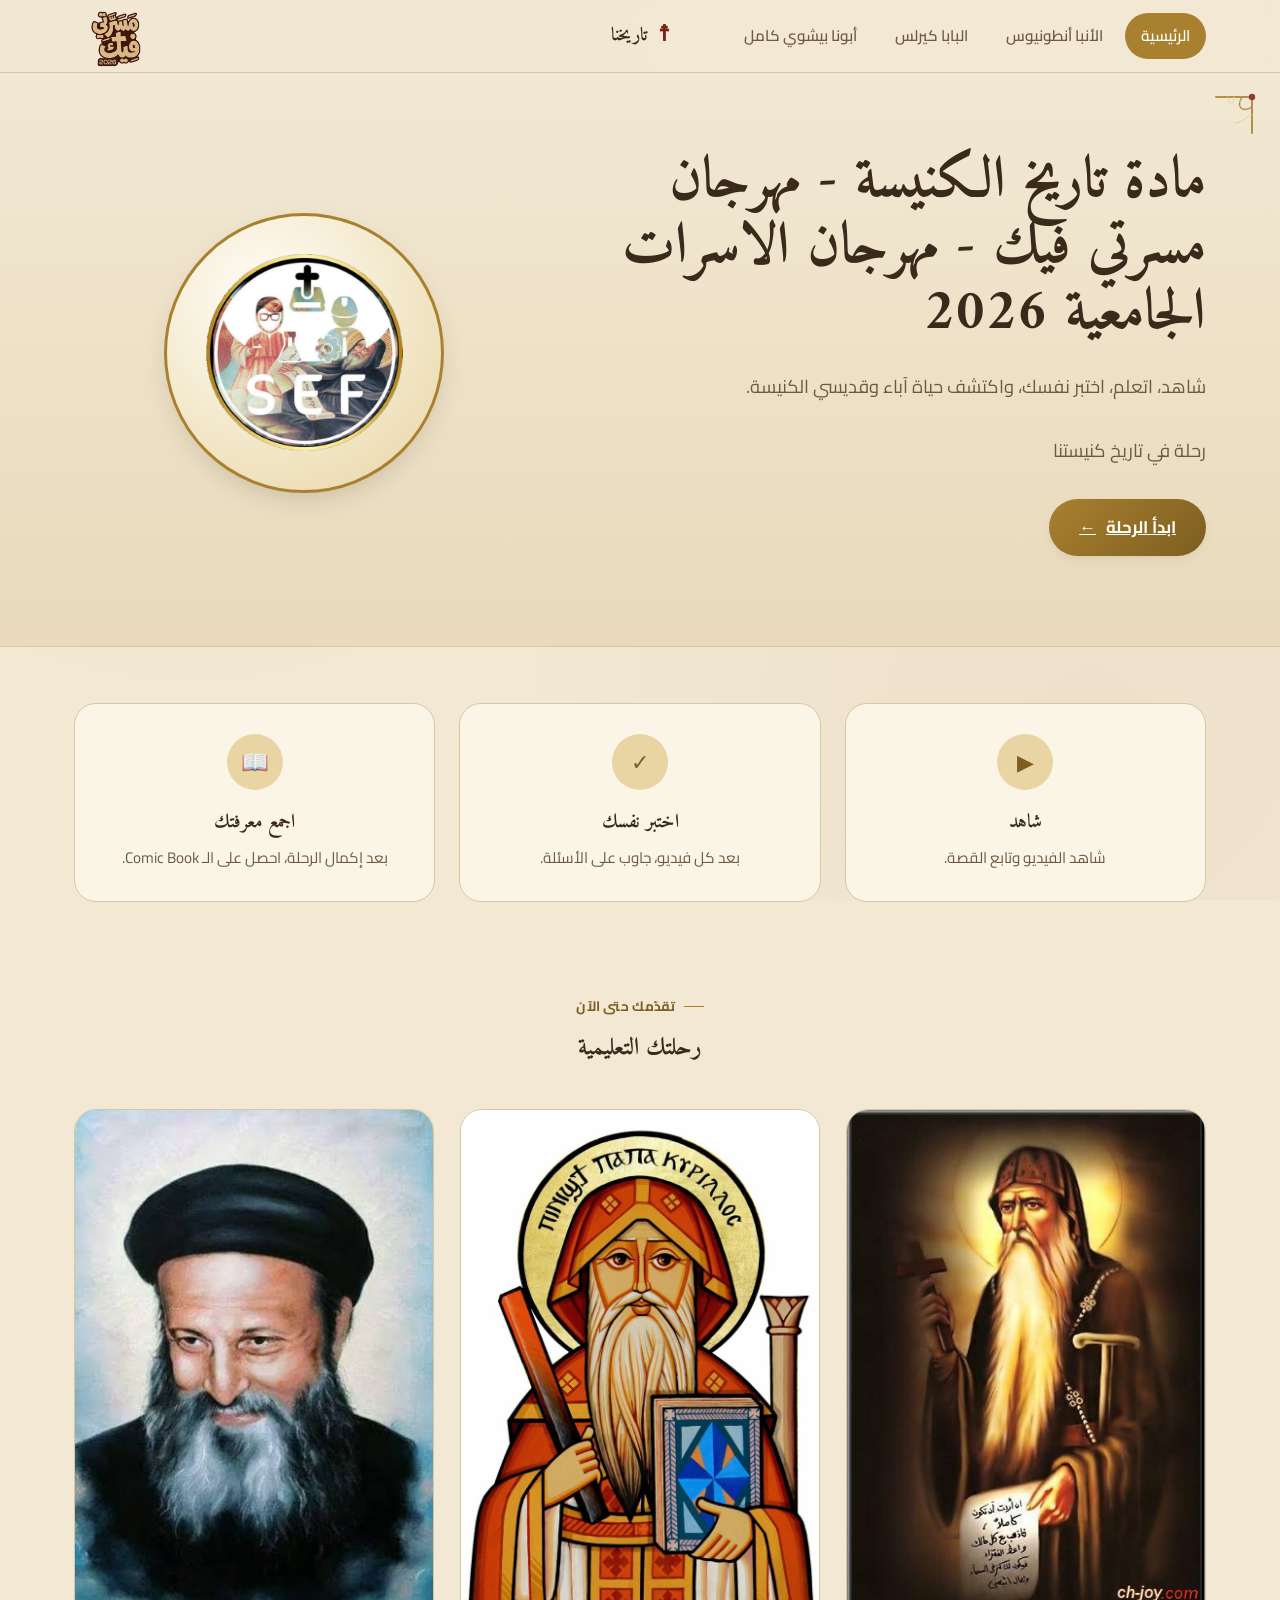
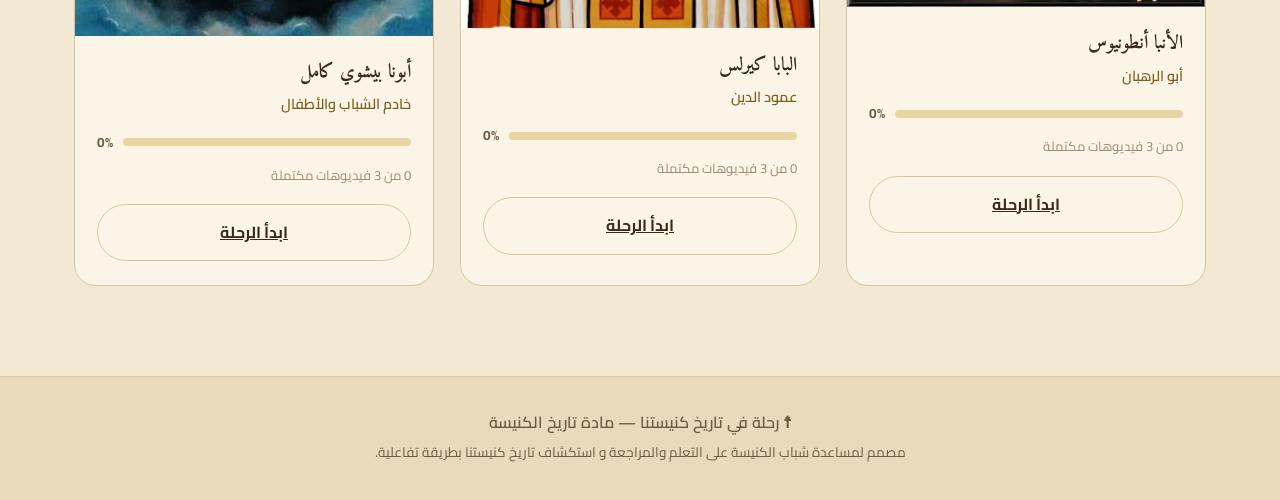
<file: index.html>
<!DOCTYPE html>
<html lang="ar" dir="rtl">
<head>
  <meta charset="UTF-8" />
  <meta name="viewport" content="width=device-width, initial-scale=1.0" />
  <title>رحلة في تاريخ كنيستنا</title>
  <meta name="description" content="موقع تعليمي تفاعلي عن تاريخ الكنيسة وحياة آباء وقديسي الكنيسة القبطية الأرثوذكسية" />

  <link rel="preconnect" href="https://fonts.googleapis.com" />
  <link rel="preconnect" href="https://fonts.gstatic.com" crossorigin />
  <link
    href="https://fonts.googleapis.com/css2?family=Amiri:ital,wght@0,400;0,700;1,400&family=Cairo:wght@400;500;600;700;800&display=swap"
    rel="stylesheet"
  />
  <link rel="stylesheet" href="css/styles.css" />
</head>
<body>

  <!-- ============ NAVBAR ============ -->
  <header class="navbar">
    <div class="navbar__inner container">
      <a href="index.html" class="navbar__brand">
        <span class="navbar__brand-mark" aria-hidden="true">☨</span>
        <span>تاريخنا</span>
      </a>

      <nav class="navbar__links navbar__links--desktop" aria-label="التنقل الرئيسي">
        <a href="index.html" class="navbar__link is-active">الرئيسية</a>
        <a href="saint.html?id=antonios" class="navbar__link">الأنبا أنطونيوس</a>
        <a href="saint.html?id=kyrillos" class="navbar__link">البابا كيرلس</a>
        <a href="saint.html?id=bishoyKamel" class="navbar__link">أبونا بيشوي كامل</a>
      </nav>

      <button class="navbar__toggle" aria-expanded="false" aria-controls="mobile-menu" aria-label="فتح القائمة">
        <span class="navbar__burger"></span>
      </button>
    </div>

    <nav id="mobile-menu" class="navbar__links navbar__links--mobile" aria-label="قائمة الجوال">
      <a href="index.html" class="navbar__link is-active">الرئيسية</a>
      <a href="saint.html?id=antonios" class="navbar__link">الأنبا أنطونيوس</a>
      <a href="saint.html?id=kyrillos" class="navbar__link">البابا كيرلس</a>
      <a href="saint.html?id=bishoyKamel" class="navbar__link">أبونا بيشوي كامل</a>
    </nav>
    
    <!-- Page logos: left and right -->
    <!-- <img src="assets/images/1000824567-removebg-preview.png" alt="شعار يمين" class="page-logo page-logo--right" /> -->
    <img src="assets/images/1000824567-removebg-preview.png" alt="شعار يسار" class="page-logo page-logo--left" />
  </header>

  <!-- ============ HERO ============ -->
  <section class="hero">
    <svg class="hero__ornament" width="86" height="86" viewBox="0 0 86 86" fill="none" aria-hidden="true">
      <path d="M4 4 C 30 4, 40 4, 40 4 M4 4 C 4 30, 4 40, 4 40" stroke="var(--color-gold)" stroke-width="2" stroke-linecap="round" />
      <circle cx="4" cy="4" r="3.2" fill="var(--color-red)" />
      <path d="M14 4 C 20 14, 14 20, 4 14" stroke="var(--color-gold)" stroke-width="1.4" fill="none" />
      <path d="M4 22 C 12 24, 12 30, 22 30" stroke="var(--color-gold-pale)" stroke-width="1.2" fill="none" />
      <path d="M28 4 C 28 12, 22 12, 22 4" stroke="var(--color-gold-pale)" stroke-width="1.2" fill="none" />
    </svg>

    <div class="container hero__inner">
      <div class="hero__content animate-slide-up">
        <!-- <p class="eyebrow">تاريخ الكنيسة القبطية الأرثوذكسية</p> -->
        <h1 class="hero__title">مادة تاريخ الكنيسة - مهرجان مسرتي فيك - مهرجان الاسرات الجامعية 2026</h1>
        <p class="hero__subtitle">شاهد، اتعلم، اختبر نفسك، واكتشف حياة آباء وقديسي الكنيسة.</p>
        <p class="hero__subtitle">رحلة في تاريخ كنيستنا</p>
        <a href="#journey" class="btn btn-primary hero__cta">
          ابدأ الرحلة
          <span aria-hidden="true">←</span>
        </a>
      </div>

      <div class="hero__illustration animate-fade-in" aria-hidden="true">
        <div class="hero__illustration-frame">
          <img class="hero__illustration-image" src="assets/images/MarEffram.png" alt="" />
        </div>
      </div>
    </div>
  </section>

  <!-- ============ HOW IT WORKS ============ -->
  <section class="how" aria-label="طريقة استخدام الموقع">
    <div class="container how__grid">
      <div class="how__step animate-slide-up" style="animation-delay: 0s">
        <span class="how__icon" aria-hidden="true">▶</span>
        <h3 class="how__title">شاهد</h3>
        <p class="how__text">شاهد الفيديو وتابع القصة.</p>
      </div>
      <div class="how__step animate-slide-up" style="animation-delay: 0.08s">
        <span class="how__icon" aria-hidden="true">✓</span>
        <h3 class="how__title">اختبر نفسك</h3>
        <p class="how__text">بعد كل فيديو، جاوب على الأسئلة.</p>
      </div>
      <div class="how__step animate-slide-up" style="animation-delay: 0.16s">
        <span class="how__icon" aria-hidden="true">📖</span>
        <h3 class="how__title">اجمع معرفتك</h3>
        <p class="how__text">بعد إكمال الرحلة، احصل على الـ Comic Book.</p>
      </div>
    </div>
  </section>

  <!-- ============ JOURNEY DASHBOARD ============ -->
  <section id="journey" class="dashboard">
    <div class="container">
      <div class="dashboard__header">
        <p class="eyebrow">تقدّمك حتى الآن</p>
        <h2>رحلتك التعليمية</h2>
      </div>

      <!-- Cards are injected here by js/home.js, reading js/data.js + saved progress -->
      <div class="dashboard__grid" id="dashboard-grid"></div>
    </div>
  </section>

  <!-- ============ FOOTER ============ -->
  <footer class="site-footer">
    <div class="container site-footer__inner">
      <p>☨ رحلة في تاريخ كنيستنا — مادة تاريخ الكنيسة</p>
      <p class="site-footer__muted">مصمم لمساعدة شباب الكنيسة على التعلم والمراجعة و استكشاف تاريخ كنيستنا بطريقة تفاعلية.</p>
    </div>
  </footer>

  <script src="js/data.js"></script>
  <script src="js/progress.js"></script>
  <script src="js/navbar.js"></script>
  <script src="js/home.js"></script>
</body>
</html>
</file>
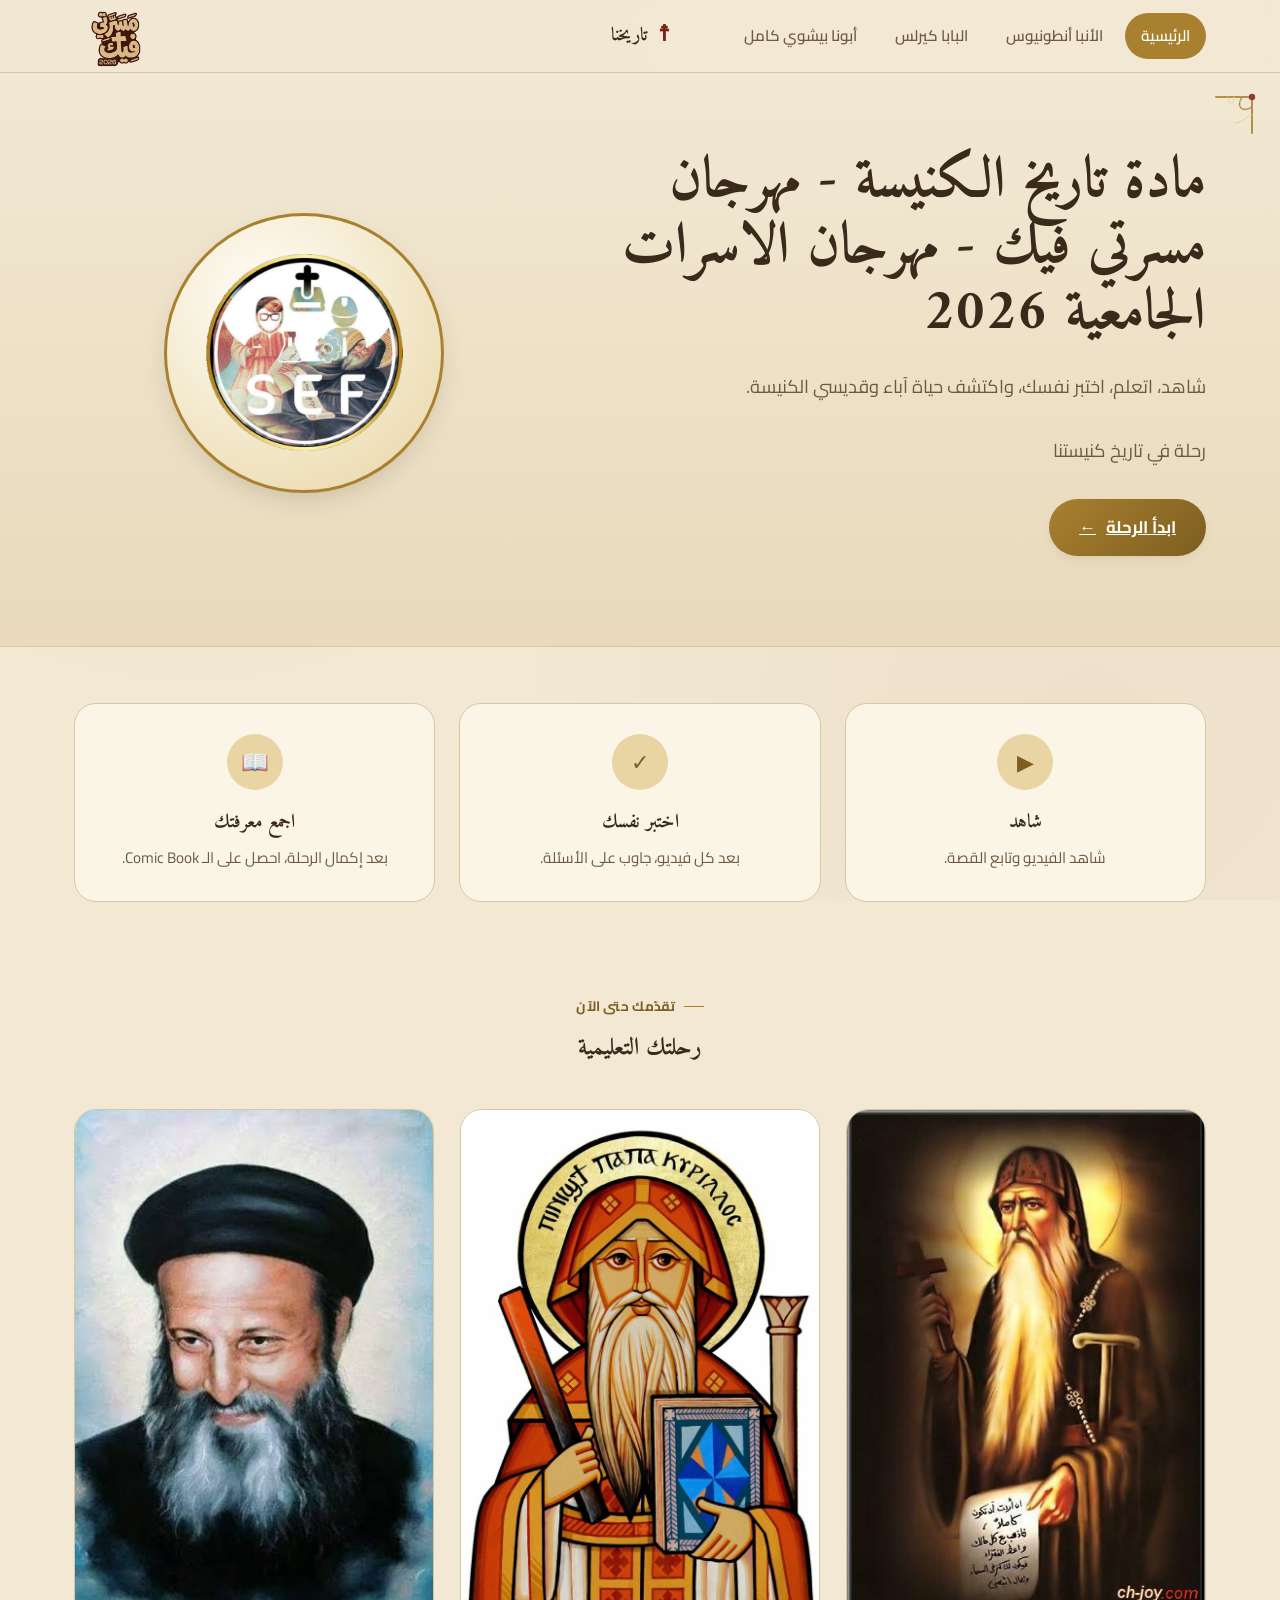
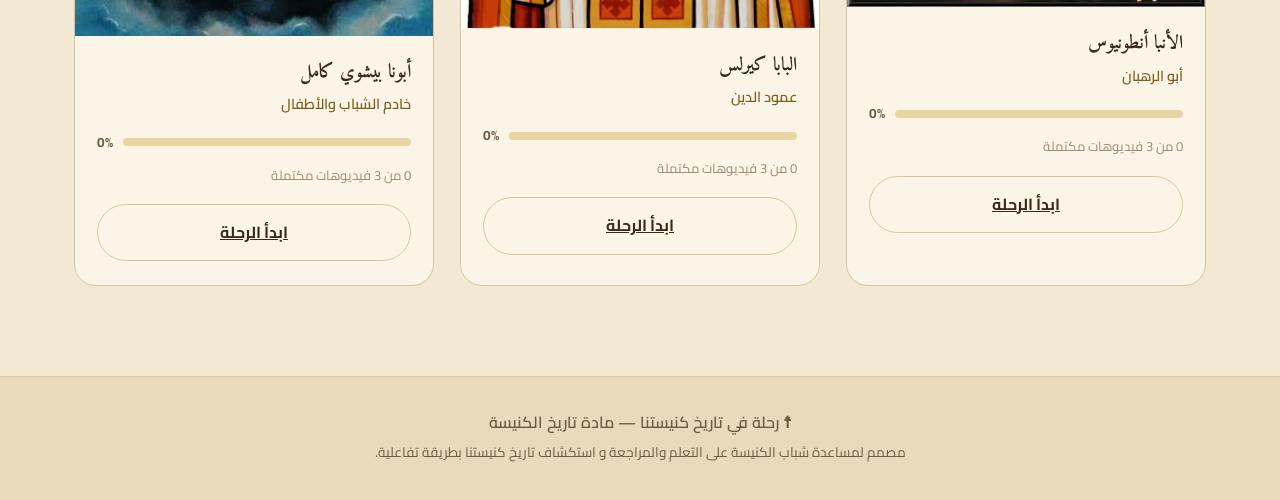
<file: saint.html>
<!DOCTYPE html>
<html lang="ar" dir="rtl">
<head>
  <meta charset="UTF-8" />
  <meta name="viewport" content="width=device-width, initial-scale=1.0" />
  <title>رحلة في تاريخ كنيستنا</title>

  <link rel="preconnect" href="https://fonts.googleapis.com" />
  <link rel="preconnect" href="https://fonts.gstatic.com" crossorigin />
  <link
    href="https://fonts.googleapis.com/css2?family=Amiri:ital,wght@0,400;0,700;1,400&family=Cairo:wght@400;500;600;700;800&display=swap"
    rel="stylesheet"
  />
  <link rel="stylesheet" href="css/styles.css" />
</head>
<body>

  <!-- ============ NAVBAR ============ -->
  <header class="navbar">
    <div class="navbar__inner container">
      <a href="index.html" class="navbar__brand">
        <span class="navbar__brand-mark" aria-hidden="true">☨</span>
        <span>تاريخنا</span>
      </a>

      <nav class="navbar__links navbar__links--desktop" aria-label="التنقل الرئيسي" id="nav-desktop">
        <a href="index.html" class="navbar__link">الرئيسية</a>
        <a href="saint.html?id=antonios" class="navbar__link" data-saint-id="antonios">الأنبا أنطونيوس</a>
        <a href="saint.html?id=kyrillos" class="navbar__link" data-saint-id="kyrillos">البابا كيرلس</a>
        <a href="saint.html?id=bishoyKamel" class="navbar__link" data-saint-id="bishoyKamel">أبونا بيشوي كامل</a>
      </nav>

      <button class="navbar__toggle" aria-expanded="false" aria-controls="mobile-menu" aria-label="فتح القائمة">
        <span class="navbar__burger"></span>
      </button>
    </div>

    <nav id="mobile-menu" class="navbar__links navbar__links--mobile" aria-label="قائمة الجوال">
      <a href="index.html" class="navbar__link">الرئيسية</a>
      <a href="saint.html?id=antonios" class="navbar__link" data-saint-id="antonios">الأنبا أنطونيوس</a>
      <a href="saint.html?id=kyrillos" class="navbar__link" data-saint-id="kyrillos">البابا كيرلس</a>
      <a href="saint.html?id=bishoyKamel" class="navbar__link" data-saint-id="bishoyKamel">أبونا بيشوي كامل</a>
    </nav>
  </header>

  <!-- ============ SAINT HEADER (built by saint.js) ============ -->
  <div id="saint-header-root"></div>

  <!-- ============ MAIN CONTENT (built by saint.js) ============ -->
  <main class="container saint-main" id="saint-main-content"></main>

  <!-- ============ FOOTER ============ -->
  <footer class="site-footer">
    <div class="container site-footer__inner">
      <p>☨ رحلة في تاريخ كنيستنا — مادة تاريخ الكنيسة</p>
      <p class="site-footer__muted">مصمم لمساعدة الطلاب على التعلم والمراجعة بطريقة تفاعلية.</p>
    </div>
  </footer>

  <script src="js/data.js"></script>
  <script src="js/progress.js"></script>
  <script src="js/navbar.js"></script>
  <script src="js/saint.js"></script>
</body>
</html>
</file>
<file: css/styles.css>
/* =========================================================
   DESIGN TOKENS
   Visual identity: "illuminated manuscript meets modern classroom"
   Palette drawn from aged parchment, walnut ink, antique gold leaf,
   and a single deep Coptic red used only as a spark, not a base.
   ========================================================= */
:root {
  --color-parchment: #f2e8d3;
  --color-parchment-deep: #e8dabb;
  --color-card: #fbf5e7;
  --color-card-raised: #fffdf7;
  --color-ink: #3a2a1c;
  --color-ink-soft: #6e5a44;
  --color-ink-faint: #9c8a72;
  --color-gold: #a9802f;
  --color-gold-deep: #7d5e21;
  --color-gold-pale: #e8d5a3;
  --color-red: #7a2318;
  --color-red-soft: #f3ddd6;
  --color-success: #3f6b4a;
  --color-success-soft: #dbe8dc;
  --color-line: #d8c6a0;

  --font-display: "Amiri", "Traditional Arabic", serif;
  --font-body: "Cairo", "Segoe UI", Tahoma, sans-serif;

  --radius-sm: 8px;
  --radius-md: 14px;
  --radius-lg: 22px;
  --shadow-card: 0 10px 30px -12px rgba(58, 42, 28, 0.28);
  --shadow-soft: 0 4px 14px -6px rgba(58, 42, 28, 0.18);
  --max-width: 1180px;
}

* { box-sizing: border-box; }
html { scroll-behavior: smooth; }

body {
  margin: 0;
  direction: rtl;
  background: var(--color-parchment);
  color: var(--color-ink);
  font-family: var(--font-body);
  line-height: 1.7;
  -webkit-font-smoothing: antialiased;
  background-image:
    radial-gradient(circle at 15% 20%, rgba(169, 128, 47, 0.05), transparent 40%),
    radial-gradient(circle at 85% 80%, rgba(122, 35, 24, 0.04), transparent 45%);
  background-attachment: fixed;
}

h1, h2, h3, h4 {
  font-family: var(--font-display);
  font-weight: 700;
  color: var(--color-ink);
  margin: 0 0 0.5em;
}

p { margin: 0 0 1em; color: var(--color-ink-soft); }
a { color: var(--color-gold-deep); }
img, video { max-width: 100%; display: block; }
button { font-family: var(--font-body); cursor: pointer; }

.container {
  max-width: var(--max-width);
  margin: 0 auto;
  padding: 0 24px;
}

:focus-visible {
  outline: 3px solid var(--color-gold);
  outline-offset: 3px;
  border-radius: 4px;
}

.sr-only {
  position: absolute;
  width: 1px; height: 1px;
  padding: 0; margin: -1px;
  overflow: hidden;
  clip: rect(0, 0, 0, 0);
  white-space: nowrap;
  border: 0;
}

/* Buttons ------------------------------------------------- */
.btn {
  display: inline-flex;
  align-items: center;
  justify-content: center;
  gap: 10px;
  font-size: 1rem;
  font-weight: 700;
  font-family: var(--font-body);
  padding: 14px 30px;
  border-radius: 999px;
  border: none;
  transition: transform 0.18s ease, box-shadow 0.18s ease, background 0.18s ease;
}
.btn:active { transform: translateY(1px) scale(0.99); }
.btn-primary {
  background: linear-gradient(135deg, var(--color-gold) 0%, var(--color-gold-deep) 100%);
  color: var(--color-card-raised);
  box-shadow: var(--shadow-soft);
}
.btn-primary:hover {
  box-shadow: 0 10px 22px -8px rgba(125, 94, 33, 0.55);
  transform: translateY(-2px);
}
.btn-secondary {
  background: transparent;
  color: var(--color-ink);
  border: 1.5px solid var(--color-line);
}
.btn-secondary:hover { border-color: var(--color-gold); color: var(--color-gold-deep); }
.btn:disabled { opacity: 0.5; cursor: not-allowed; transform: none; box-shadow: none; }

.eyebrow {
  display: inline-flex;
  align-items: center;
  gap: 8px;
  font-size: 0.85rem;
  font-weight: 700;
  color: var(--color-gold-deep);
  letter-spacing: 0.02em;
  margin-bottom: 10px;
}
.eyebrow::before {
  content: "";
  width: 20px; height: 1.5px;
  background: var(--color-gold);
  display: inline-block;
}

/* Animations ------------------------------------------------ */
@keyframes fadeIn { from { opacity: 0; } to { opacity: 1; } }
@keyframes slideUp { from { opacity: 0; transform: translateY(18px); } to { opacity: 1; transform: translateY(0); } }
.animate-fade-in { animation: fadeIn 0.5s ease both; }
.animate-slide-up { animation: slideUp 0.55s cubic-bezier(0.22, 1, 0.36, 1) both; }

@media (prefers-reduced-motion: reduce) {
  *, *::before, *::after {
    animation-duration: 0.01ms !important;
    animation-iteration-count: 1 !important;
    transition-duration: 0.01ms !important;
    scroll-behavior: auto !important;
  }
}

/* =========================================================
   NAVBAR
   ========================================================= */
.navbar {
  position: sticky;
  top: 0;
  z-index: 50;
  background: rgba(242, 232, 211, 0.92);
  backdrop-filter: blur(10px);
  border-bottom: 1px solid var(--color-line);
}
.navbar__inner {
  position: relative;
  display: flex;
  align-items: center;
  justify-content: space-between;
  height: 72px;
}
.navbar__brand {
  position: absolute;
  left: 50%;
  transform: translateX(-50%);
  display: flex;
  align-items: center;
  gap: 10px;
  font-family: var(--font-display);
  font-weight: 700;
  font-size: 1.15rem;
  color: var(--color-ink);
  text-decoration: none;
  white-space: nowrap;
  text-align: center;
}
.navbar__brand-mark { color: var(--color-red); font-size: 1.4rem; }
.navbar__links--desktop { display: flex; gap: 6px; }
.navbar__link {
  padding: 10px 16px;
  border-radius: 999px;
  color: var(--color-ink-soft);
  text-decoration: none;
  font-weight: 600;
  font-size: 0.95rem;
  transition: background 0.15s ease, color 0.15s ease;
}
.navbar__link:hover { background: var(--color-gold-pale); color: var(--color-ink); }
.navbar__link.is-active { background: var(--color-gold); color: var(--color-card-raised); }
.navbar__toggle { display: none; background: none; border: none; width: 44px; height: 44px; }
.navbar__burger, .navbar__burger::before, .navbar__burger::after {
  display: block; width: 24px; height: 2px;
  background: var(--color-ink); border-radius: 2px;
  transition: transform 0.2s ease, opacity 0.2s ease;
  position: relative; margin: 0 auto;
}
.navbar__burger::before, .navbar__burger::after { content: ""; position: absolute; }
.navbar__burger::before { top: -7px; }
.navbar__burger::after { top: 7px; }
.navbar__burger.is-open { background: transparent; }
.navbar__burger.is-open::before { transform: rotate(45deg); top: 0; }
.navbar__burger.is-open::after { transform: rotate(-45deg); top: 0; }
.navbar__links--mobile {
  display: none;
  flex-direction: column;
  padding: 10px 20px 20px;
  gap: 4px;
  border-top: 1px solid var(--color-line);
}
.navbar__links--mobile.is-open { display: flex; }
@media (max-width: 860px) {
  .navbar__brand {
    font-size: 1.28rem;
    gap: 8px;
  }
  .navbar__brand-mark {
    font-size: 1.55rem;
  }
  .navbar__links--desktop { display: none; }
  .navbar__toggle { display: block; }
}

/* =========================================================
   HERO
   ========================================================= */
.hero {
  position: relative;
  overflow: hidden;
  padding: 76px 0 90px;
  background: linear-gradient(180deg, var(--color-parchment) 0%, var(--color-parchment-deep) 100%);
  border-bottom: 1px solid var(--color-line);
}
.hero__ornament { position: absolute; top: 20px; right: 24px; transform: scaleX(-1); opacity: 0.85; }
.hero__inner { display: grid; grid-template-columns: 1.15fr 0.85fr; align-items: center; gap: 48px; }
.hero__title { font-size: clamp(2.4rem, 4.5vw, 3.6rem); line-height: 1.15; margin-bottom: 0.4em; }
.hero__subtitle { font-size: 1.15rem; max-width: 46ch; margin-bottom: 1.8em; }
.hero__cta { font-size: 1.05rem; }
.hero__illustration { display: flex; justify-content: center; }
.hero__illustration-frame {
  width: 280px; height: 280px; border-radius: 50%;
  background: radial-gradient(circle at 35% 30%, var(--color-card-raised), var(--color-gold-pale));
  border: 3px solid var(--color-gold);
  box-shadow: var(--shadow-card);
  display: flex; align-items: center; justify-content: center;
}
.hero__illustration-image { width: 72%; height: 72%; object-fit: contain; display: block; }
@media (max-width: 860px) {
  .hero__inner { grid-template-columns: 1fr; text-align: center; }
  .hero__subtitle { margin-inline: auto; }
  .hero__illustration { order: -1; }
  .hero__illustration-frame { width: 200px; height: 200px; }
  .hero__illustration-image { width: 76%; height: 76%; }
  .hero__ornament { display: none; }
}

/* =========================================================
   HOW IT WORKS
   ========================================================= */
.how { padding: 56px 0; }
.how__grid { display: grid; grid-template-columns: repeat(3, 1fr); gap: 24px; }
.how__step {
  background: var(--color-card);
  border: 1px solid var(--color-line);
  border-radius: var(--radius-lg);
  padding: 30px 26px;
  text-align: center;
}
.how__icon {
  display: inline-flex; align-items: center; justify-content: center;
  width: 56px; height: 56px; border-radius: 50%;
  background: var(--color-gold-pale); color: var(--color-gold-deep);
  font-size: 1.4rem; margin-bottom: 16px;
}
.how__title { font-size: 1.2rem; margin-bottom: 0.35em; }
.how__text { margin: 0; font-size: 0.95rem; }
@media (max-width: 760px) { .how__grid { grid-template-columns: 1fr; } }

/* =========================================================
   PROGRESS BAR
   ========================================================= */
.progress-bar { display: flex; align-items: center; gap: 10px; }
.progress-bar__track { flex: 1; height: 8px; border-radius: 999px; background: var(--color-gold-pale); overflow: hidden; }
.progress-bar__fill {
  height: 100%; border-radius: 999px;
  background: linear-gradient(90deg, var(--color-gold) 0%, var(--color-gold-deep) 100%);
  transition: width 0.6s cubic-bezier(0.22, 1, 0.36, 1);
}
.progress-bar__label { font-size: 0.85rem; font-weight: 700; color: var(--color-ink-soft); white-space: nowrap; }

/* =========================================================
   DASHBOARD + SAINT CARD
   ========================================================= */
.dashboard { padding: 30px 0 90px; }
.dashboard__header { text-align: center; max-width: 560px; margin: 0 auto 40px; }
.dashboard__grid { display: grid; grid-template-columns: repeat(3, 1fr); gap: 26px; }
@media (max-width: 980px) { .dashboard__grid { grid-template-columns: repeat(2, 1fr); } }
@media (max-width: 640px) { .dashboard__grid { grid-template-columns: 1fr; } }

.saint-card {
  background: var(--color-card);
  border: 1px solid var(--color-line);
  border-radius: var(--radius-lg);
  overflow: hidden;
  transition: transform 0.2s ease, box-shadow 0.2s ease;
  display: flex; flex-direction: column;
}
.saint-card:hover { transform: translateY(-6px); box-shadow: var(--shadow-card); }
.saint-card__image-wrap { position: relative; aspect-ratio: 4 / 3; background: var(--color-gold-pale); }
.saint-card__image { width: 100%; height: 100%; object-fit: cover; }
.saint-card__image-fallback {
  display: none; position: absolute; inset: 0;
  align-items: center; justify-content: center;
  font-size: 3rem; color: var(--color-gold-deep);
}
.saint-card__badge {
  position: absolute; top: 12px; left: 12px;
  background: var(--color-success); color: #fff;
  font-size: 0.78rem; font-weight: 700;
  padding: 5px 12px; border-radius: 999px;
}
.saint-card__body { padding: 20px 22px 24px; display: flex; flex-direction: column; gap: 10px; }
.saint-card__name { font-size: 1.2rem; margin: 0; }
.saint-card__title { margin: -6px 0 4px; font-size: 0.9rem; color: var(--color-gold-deep); font-weight: 600; }
.saint-card__meta { margin: 0; font-size: 0.82rem; color: var(--color-ink-faint); }
.saint-card__cta { margin-top: 8px; width: 100%; }

/* =========================================================
   FOOTER
   ========================================================= */
.site-footer { border-top: 1px solid var(--color-line); padding: 32px 0; text-align: center; background: var(--color-parchment-deep); }
.site-footer__inner p { margin: 0 0 4px; font-weight: 600; color: var(--color-ink-soft); }
.site-footer__muted { font-size: 0.85rem; color: var(--color-ink-faint); font-weight: 400 !important; }

/* =========================================================
   SAINT PAGE HEADER
   ========================================================= */
.saint-header {
  position: relative;
  overflow: hidden;
  background: linear-gradient(180deg, var(--color-parchment-deep) 0%, var(--color-parchment) 100%);
  border-bottom: 1px solid var(--color-line);
  padding: 30px 0 40px;
}
.saint-header__ornament { position: absolute; top: 14px; right: 20px; transform: scaleX(-1); opacity: 0.8; }
.saint-header__back { display: inline-block; color: var(--color-ink-soft); text-decoration: none; font-weight: 600; font-size: 0.9rem; margin-bottom: 20px; }
.saint-header__back:hover { color: var(--color-gold-deep); }
.saint-header__content { display: flex; align-items: center; gap: 26px; margin-bottom: 26px; }
.saint-header__portrait {
  position: relative; width: 110px; height: 110px; border-radius: 50%;
  overflow: hidden; border: 3px solid var(--color-gold); flex-shrink: 0;
  box-shadow: var(--shadow-soft);
}
.saint-header__portrait img { width: 100%; height: 100%; object-fit: cover; }
.saint-header__portrait-fallback {
  display: none; position: absolute; inset: 0;
  align-items: center; justify-content: center;
  font-size: 2.4rem; color: var(--color-gold-deep); background: var(--color-gold-pale);
}
.saint-header__name { font-size: clamp(1.5rem, 3vw, 2.1rem); margin-bottom: 0.25em; }
.saint-header__description { margin: 0; max-width: 62ch; }
.saint-header__progress { max-width: 460px; }
.saint-header__progress-label { display: block; font-weight: 700; font-size: 0.9rem; color: var(--color-gold-deep); margin-bottom: 8px; }

.saint-main { padding: 40px 0 90px; max-width: 760px; }
.saint-notice {
  background: var(--color-gold-pale); color: var(--color-ink);
  border-radius: var(--radius-md); padding: 12px 18px;
  font-size: 0.9rem; font-weight: 600; margin-bottom: 22px;
}
.saint-notice--warning { background: var(--color-red-soft); color: var(--color-red); }

.saint-steps { display: flex; gap: 10px; list-style: none; margin: 0 0 26px; padding: 0; }
.saint-steps__item { flex: 1; display: flex; flex-direction: column; align-items: center; gap: 8px; text-align: center; opacity: 0.55; }
.saint-steps__item.is-current, .saint-steps__item.is-done { opacity: 1; }
.saint-steps__dot {
  width: 32px; height: 32px; border-radius: 50%;
  display: flex; align-items: center; justify-content: center;
  font-weight: 700; font-size: 0.9rem;
  background: var(--color-gold-pale); color: var(--color-gold-deep);
}
.saint-steps__item.is-current .saint-steps__dot { background: var(--color-gold); color: var(--color-card-raised); }
.saint-steps__item.is-done .saint-steps__dot { background: var(--color-success); color: #fff; }
.saint-steps__label { font-size: 0.78rem; font-weight: 600; color: var(--color-ink-soft); display: none; }
.saint-flow__quiz-cta { display: block; margin: 24px auto 0; }
@media (min-width: 640px) { .saint-steps__label { display: block; } }
@media (max-width: 560px) {
  .saint-header__content { flex-direction: column; text-align: center; }
  .saint-header__progress { margin: 0 auto; }
}

/* =========================================================
   VIDEO PLAYER
   ========================================================= */
.video-player { background: var(--color-card); border: 1px solid var(--color-line); border-radius: var(--radius-lg); overflow: hidden; box-shadow: var(--shadow-soft); }
.video-player__frame { aspect-ratio: 16 / 9; background: #1c140c; display: flex; align-items: center; justify-content: center; }
.video-player__video { width: 100%; height: 100%; object-fit: contain; background: #000; }
.video-player__error { color: #f2e8d3; text-align: center; padding: 24px; }
.video-player__error-icon { font-size: 2rem; color: var(--color-red); display: block; margin-bottom: 10px; }
.video-player__error-hint { font-size: 0.8rem; opacity: 0.75; word-break: break-all; }
.video-player__info { padding: 22px 26px 26px; }
.video-player__title { font-size: 1.3rem; margin-bottom: 0.3em; }
.video-player__description { margin-bottom: 0; }
.video-player__hint { margin: 12px 0 0; font-size: 0.85rem; color: var(--color-gold-deep); font-weight: 600; }
.video-player__actions { display: flex; gap: 12px; flex-wrap: wrap; margin-top: 18px; }
.video-player__nav { min-width: 140px; }
.video-player__nav:disabled { opacity: 0.45; cursor: not-allowed; }

/* =========================================================
   QUIZ + QUESTION
   ========================================================= */
.quiz { background: var(--color-card); border: 1px solid var(--color-line); border-radius: var(--radius-lg); padding: 28px 30px 32px; box-shadow: var(--shadow-soft); }
.quiz--empty { text-align: center; color: var(--color-ink-faint); }
.quiz__progress { display: flex; align-items: center; justify-content: space-between; margin-bottom: 20px; font-size: 0.85rem; font-weight: 700; color: var(--color-ink-soft); }
.quiz__dots { display: flex; gap: 6px; }
.quiz__dot { width: 8px; height: 8px; border-radius: 50%; background: var(--color-gold-pale); }
.quiz__dot.is-filled { background: var(--color-gold); }
.quiz__next { margin-top: 22px; width: 100%; }
.quiz__summary { text-align: center; padding: 20px 10px; }
.quiz__summary-title { font-size: 1.6rem; margin-bottom: 0.2em; }
.quiz__summary-score { font-size: 2rem; font-weight: 800; color: var(--color-gold-deep); margin-bottom: 0.2em; }
.quiz__summary-sub { margin-bottom: 22px; color: var(--color-ink-soft); }

.question { padding: 4px 0; }
.question__text { font-size: 1.15rem; font-weight: 700; color: var(--color-ink); margin-bottom: 18px; }
.question__options { display: flex; flex-direction: column; gap: 12px; }
.question__option {
  display: flex; align-items: center; gap: 10px; text-align: right;
  padding: 14px 18px; border: 1.5px solid var(--color-line); border-radius: var(--radius-md);
  background: var(--color-card-raised); font-size: 1rem; color: var(--color-ink);
  transition: border-color 0.15s ease, background 0.15s ease, transform 0.1s ease;
}
.question__option--idle:hover { border-color: var(--color-gold); background: var(--color-gold-pale); }
.question__option--idle:active { transform: scale(0.99); }
.question__option-marker { font-weight: 800; width: 18px; flex-shrink: 0; }
.question__option--correct { border-color: var(--color-success); background: var(--color-success-soft); color: var(--color-success); font-weight: 700; }
.question__option--wrong { border-color: var(--color-red); background: var(--color-red-soft); color: var(--color-red); font-weight: 700; }
.question__option--disabled { opacity: 0.55; }
.question__option:disabled { cursor: not-allowed; }
.question__feedback { margin-top: 18px; padding: 16px 20px; border-radius: var(--radius-md); font-weight: 600; }
.question__feedback p { margin: 0 0 4px; color: inherit; }
.question__feedback p:last-child { margin-bottom: 0; }
.question__feedback--correct { background: var(--color-success-soft); color: var(--color-success); }
.question__feedback--wrong { background: var(--color-red-soft); color: var(--color-red); }

/* =========================================================
   COMPLETION SCREEN
   ========================================================= */
.completion {
  position: relative; text-align: center;
  background: var(--color-card); border: 1px solid var(--color-gold-pale);
  border-radius: var(--radius-lg); padding: 60px 30px; overflow: hidden;
  box-shadow: var(--shadow-card);
}
.completion__ornament { position: absolute; top: 18px; }
.completion__ornament--right { right: 18px; transform: scaleX(-1); }
.completion__ornament--left { left: 18px; }
.completion__emoji { font-size: 3rem; display: block; margin-bottom: 16px; }
.completion__title { font-size: 1.8rem; max-width: 30ch; margin: 0 auto 0.3em; }
.completion__text { margin-bottom: 4px; }
.completion__keepsake { font-weight: 700; color: var(--color-gold-deep); margin-bottom: 28px; }
.completion__download { font-size: 1.05rem; }
.completion__error { margin-top: 16px; font-size: 0.85rem; color: var(--color-red); }
@media (max-width: 600px) {
  .completion { padding: 46px 20px; }
  .completion__ornament { display: none; }
}

/* =========================================================
   PAGE LOGOS (left / right)
   Positioned inside the header so they stay visible with the navbar.
   ========================================================= */
.page-logo {
  position: absolute;
  top: 8px;
  width: 200px;
  height: 60px;
  object-fit: contain;
  z-index: 60;
  pointer-events: none;
}
.page-logo--left { left: 16px; }
.page-logo--right { right: 16px; }

@media (max-width: 860px) {
  .page-logo {
    display: block;
    width: 128px;
    height: 40px;
    top: 12px;
  }

  .page-logo--left { left: 10px; }
  .page-logo--right { right: 10px; }
}
</file>
